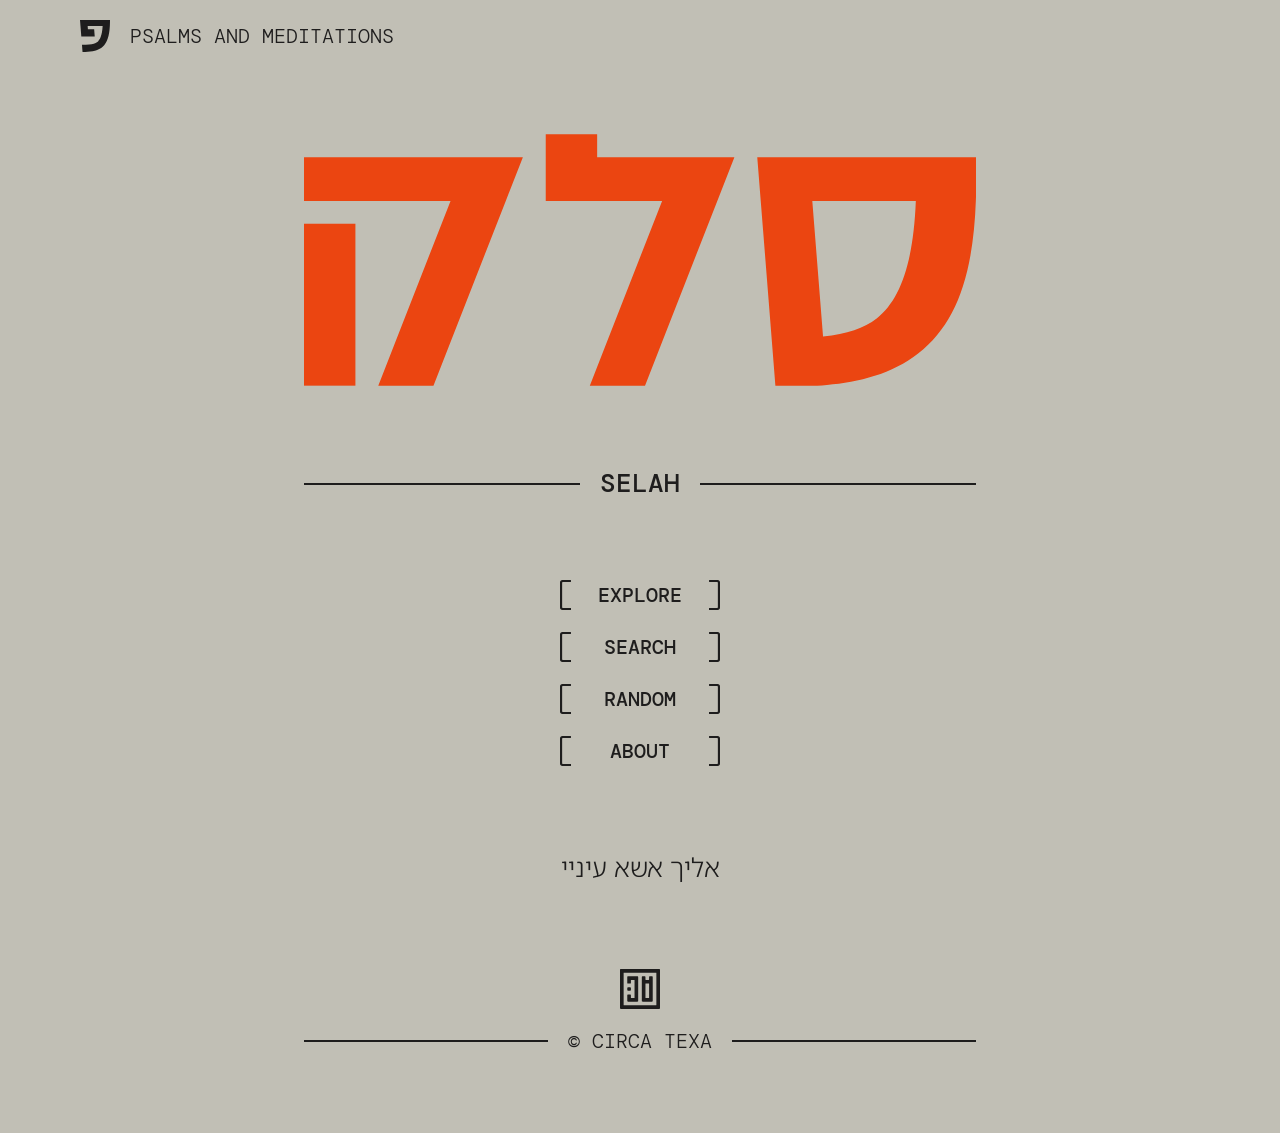
<file: index.html>
<!DOCTYPE html>
<html lang="en">
<head>
  <meta charset="UTF-8">
  <meta name="viewport" content="width=device-width, initial-scale=1.0">
  <link rel="icon" href="assets/site/about-hero.svg">
  <link rel="stylesheet" href="styles/style.css">

  <title>Selah - Home</title>
</head>
<body>
  <main>
    <div class="home-link">
      <a href="index.html" class="home">
        <div class="container">
          <img src="assets/site/selah-logo.svg" alt="Selah logo">
          <span>Psalms and Meditations</span>
        </div>
      </a>
    </div>
    <div class="section hero">
      <div class="container">
        <img src="assets/site/selah-hero.svg" alt="Selah Hero">
        <div class="divider">SELAH</div>
      </div>
    </div>
    <div class="section navbar">
      <div class="container">
        <div class="navLinks">
          <a class="navLink" href="explore.html">
            <img src="assets/site/linkLeft.svg" alt="Nav link border" class="linkBorder">
            <span>Explore</span>
            <img src="assets/site/linkRight.svg" alt="Nav link border" class="linkBorder">
          </a>
          <a class="navLink" href="search.html">
            <img src="assets/site/linkLeft.svg" alt="Nav link border" class="linkBorder">
            <span>Search</span>
            <img src="assets/site/linkRight.svg" alt="Nav link border" class="linkBorder">
          </a>
          <a class="navLink" href="random.html">
            <img src="assets/site/linkLeft.svg" alt="Nav link border" class="linkBorder">
            <span>Random</span>
            <img src="assets/site/linkRight.svg" alt="Nav link border" class="linkBorder">
          </a>
          <a class="navLink" href="about.html">
            <img src="assets/site/linkLeft.svg" alt="Nav link border" class="linkBorder">
            <span>About</span>
            <img src="assets/site/linkRight.svg" alt="Nav link border" class="linkBorder">
          </a>
        </div>
        <span class="flavorText">אליך אשא עיניי</span>
      </div>
    </div>
    <div class="footer section">
        <a href="https://www.kalebfarar.com">
          <img src="assets/site/circa-logo.svg" alt="Circa logo">
        </a>
        <div class="divider">© CIRCA TEXA</div>
    </div>
  </main>
</body>
</html>
</file>
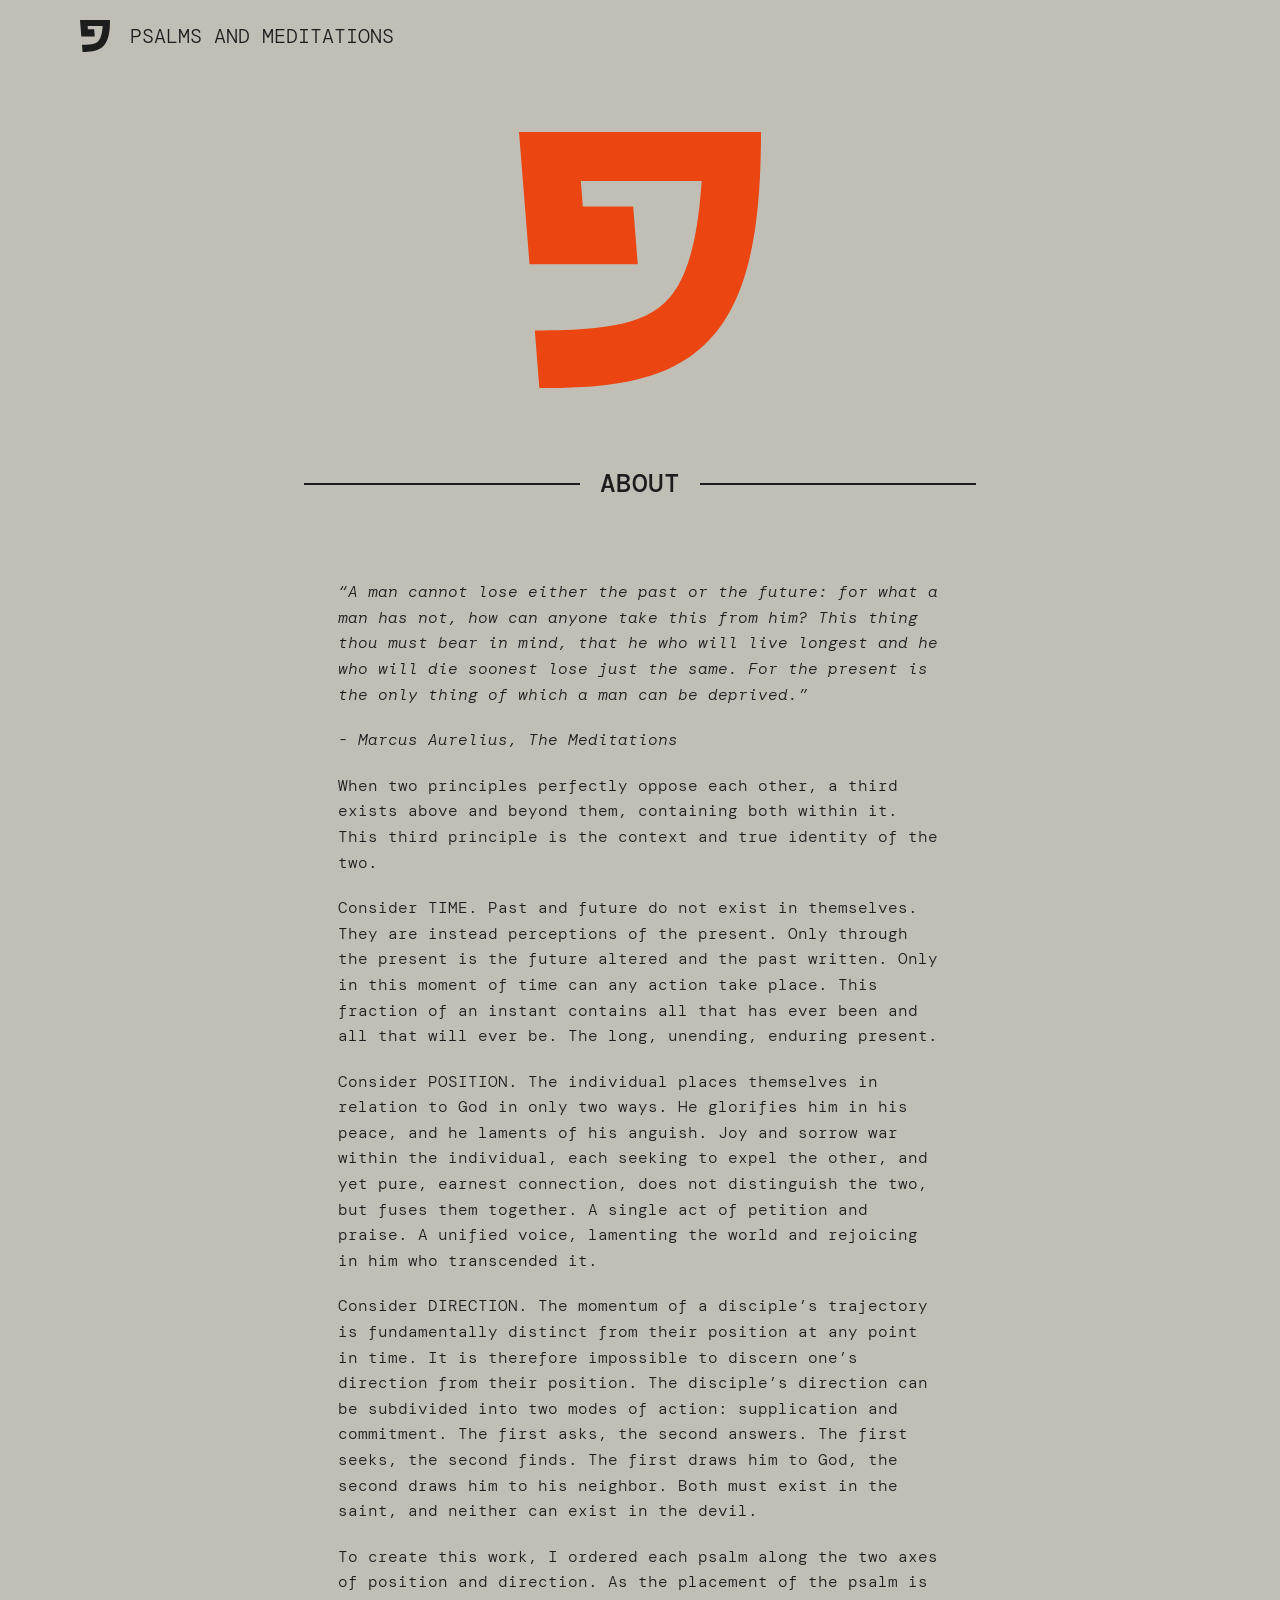
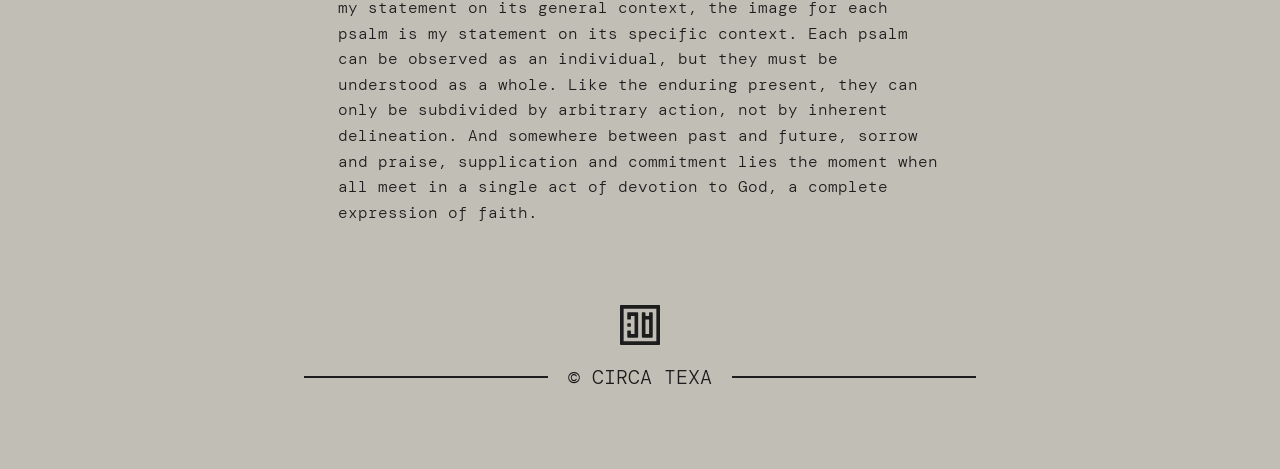
<file: about.html>
<!DOCTYPE html>
<html lang="en">
<head>
  <meta charset="UTF-8">
  <meta name="viewport" content="width=device-width, initial-scale=1.0">
  <link rel="stylesheet" href="styles/style.css">

  <title>Selah - About</title>
</head>
<body>
  <main>
    <div class="home-link">
      <a href="index.html" class="home">
        <div class="container">
          <img src="assets/site/selah-logo.svg" alt="Selah logo">
          <span>Psalms and Meditations</span>
        </div>
      </a>
    </div>
    <div class="section hero">
      <div class="container">
        <img src="assets/site/about-hero.svg" alt="Selah Hero">
        <div class="divider">ABOUT</div>
      </div>
    </div>
    <div class="section textContent">
      <div class="container">
        <p><em>“A man cannot lose either the past or the future: for what a man has not, how can anyone take this from him? This thing thou must bear in mind, that he who will live longest and he who will die soonest lose just the same. For the present is the only thing of which a man can be deprived.”</em></p>
        <p><em>- Marcus Aurelius, The Meditations</em></p>
        <p>When two principles perfectly oppose each other, a third exists above and beyond them, containing both within it. This third principle is the context and true identity of the two.</p>
        <p>Consider TIME. Past and future do not exist in themselves. They are instead perceptions of the present. Only through the present is the future altered and the past written. Only in this moment of time can any action take place. This fraction of an instant contains all that has ever been and all that will ever be. The long, unending, enduring present.</p>
        <p>Consider POSITION. The individual places themselves in relation to God in only two ways. He glorifies him in his peace, and he laments of his anguish. Joy and sorrow war within the individual, each seeking to expel the other, and yet pure, earnest connection, does not distinguish the two, but fuses them together. A single act of petition and praise. A unified voice, lamenting the world and rejoicing in him who transcended it.</p>
        <p>Consider DIRECTION. The momentum of a disciple’s trajectory is fundamentally distinct from their position at any point in time. It is therefore impossible to discern one’s direction from their position. The disciple’s direction can be subdivided into two modes of action: supplication and commitment. The first asks, the second answers. The first seeks, the second finds. The first draws him to God, the second draws him to his neighbor. Both must exist in the saint, and neither can exist in the devil.</p>
        <p>To create this work, I ordered each psalm along the two axes of position and direction. As the placement of the psalm is my statement on its general context, the image for each psalm is my statement on its specific context. Each psalm can be observed as an individual, but they must be understood as a whole. Like the enduring present, they can only be subdivided by arbitrary action, not by inherent delineation. And somewhere between past and future, sorrow and praise, supplication and commitment lies the moment when all meet in a single act of devotion to God, a complete expression of faith.</p>
      </div>
    </div>
    <div class="footer section">
        <a href="https://www.kalebfarar.com">
          <img src="assets/site/circa-logo.svg" alt="Circa logo">
        </a>
        <div class="divider">© CIRCA TEXA</div>
    </div>
  </main>
</body>
</html>
</file>
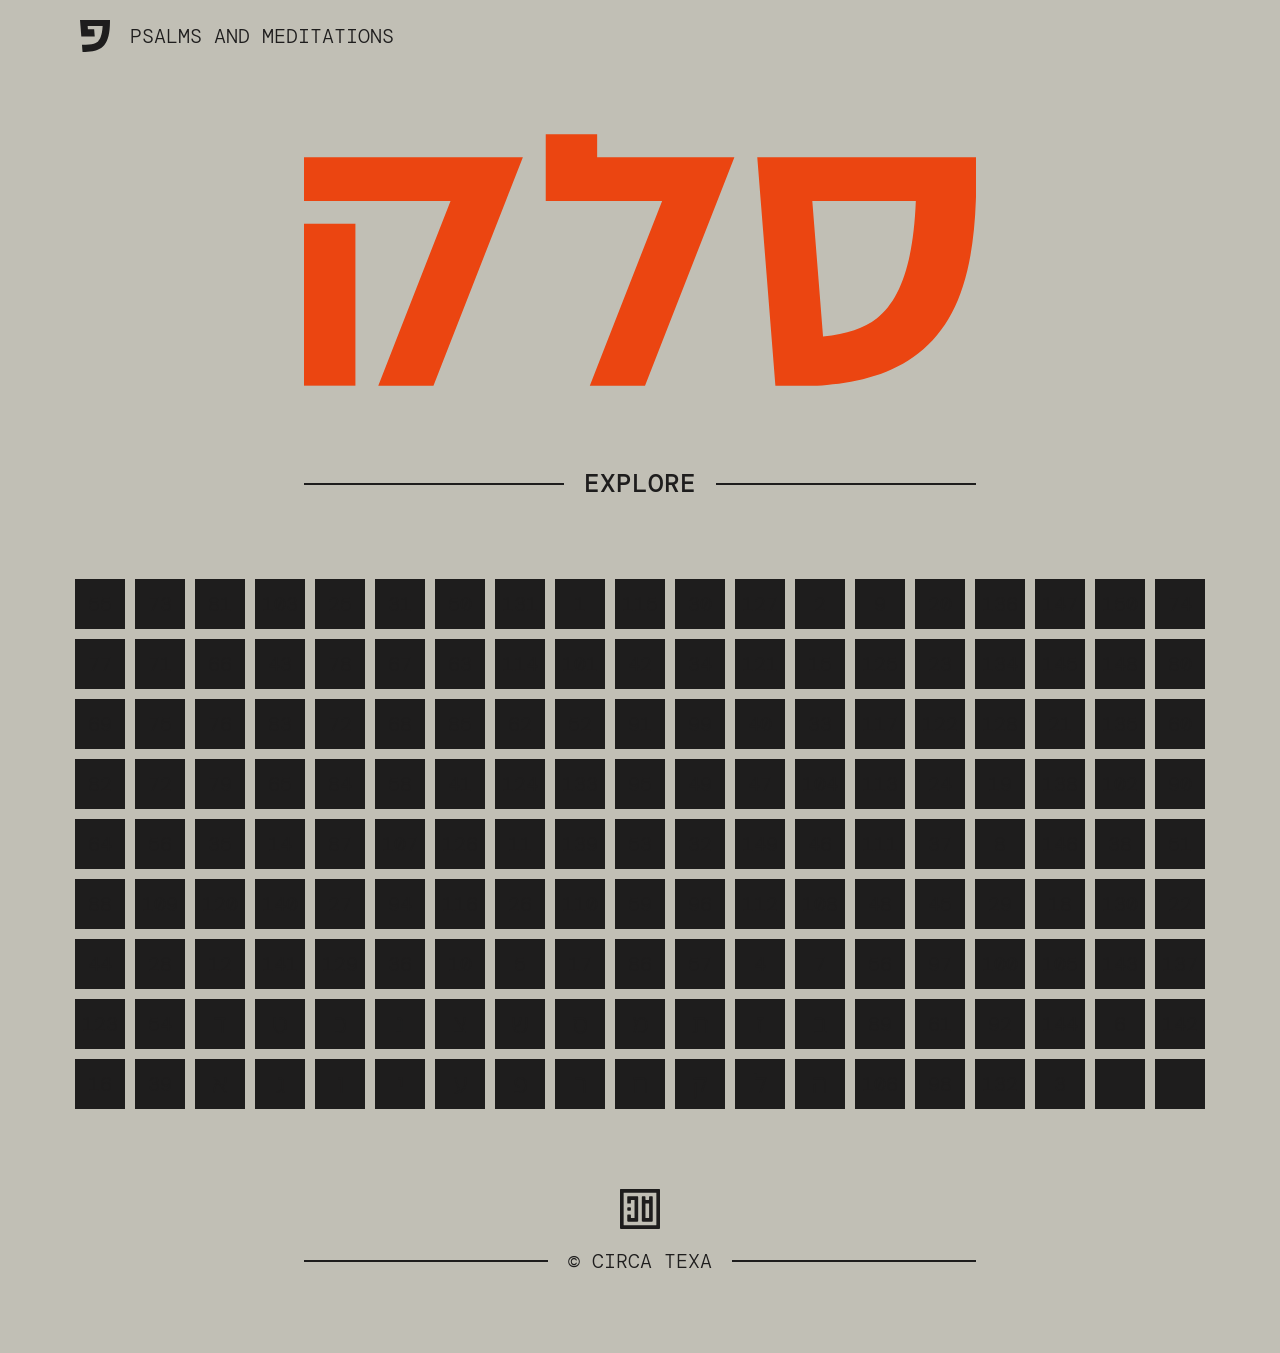
<file: explore.html>
<!DOCTYPE html>
<html lang="en">
<head>
  <meta charset="UTF-8">
  <meta name="viewport" content="width=device-width, initial-scale=1.0">
  <link rel="icon" href="assets/site/about-hero.svg">
  <link rel="stylesheet" href="styles/style.css">

  <title>Selah - Home</title>
</head>
<body>
  <main>
    <div class="home-link">
      <a href="index.html" class="home">
        <div class="container">
          <img src="assets/site/selah-logo.svg" alt="Selah logo">
          <span>Psalms and Meditations</span>
        </div>
      </a>
    </div>
    <div class="section hero">
      <div class="container">
        <img src="assets/site/selah-hero.svg" alt="Selah Hero">
        <div class="divider">EXPLORE</div>
      </div>
    </div>
    
    <div class="grid">
        <div class="container">
        </div>
    </div>

    <div class="footer section">
        <a href="https://www.kalebfarar.com">
          <img src="assets/site/circa-logo.svg" alt="Circa logo">
        </a>
        <div class="divider">© CIRCA TEXA</div>
    </div>
  </main>
  <script>
    const hebrewMap = {
      'א': '119-aleph',
      'ב': '119-beth',
      'ג': '119-gimel',
      'ד': '119-daleth',
      'ה': '119-he',
      'ו': '119-vau',
      'ז': '119-zain',
      'ח': '119-cheth',
      'ט': '119-teth',
      'י': '119-jod',
      'כ': '119-caph',
      'ל': '119-lamed',
      'מ': '119-mem',
      'נ': '119-nun',
      'ס': '119-samech',
      'ע': '119-ain',
      'פ': '119-pe',
      'צ': '119-tzaddi',
      'ק': '119-koph',
      'ר': '119-resh',
      'ש': '119-schin',
      'ת': '119-tau',
    };

    const psalmOrder = [55, 73, 81, 103, 25, 31, 50, 131, 1, 115, 30, 127, 2, 9, 20, 136, 147, 150, 74, 77, 71, 66, 43, 78, 67, 63, 114, 101, 42, 34, 121, 15, 125, 23, 134, 145, 148, 80, 69, 75, 76, 83, 72, 68, 85, 62, 52, 91, 99, 40, 33, 117, 122, 128, 21, 135, 60, 82, 72, 79, 65, 84, 58, 41, 124, 133, 95, 49, 47, 104, 113, 24, 19, 138, 102, 90, 64, 56, 35, 14, 87, 107, 126, 11, 139, 53, 32, 149, 46, 111, 37, 8, 146, 38, 51, 88, 109, 120, 140, 27, 94, 116, 26, 110, 59, 96, 112, 108, 48, 45, 29, 18, 130, 22, 44, 28, 12, 141, 129, 36, 10, 5, 17, 86, 57, 4, 7, 56, 97, 100, 105, 143, 137, 123, 54, 'ד','ט','כ','נ','צ','ש','ס','מ','ת','ז','ב', 89, 61, 92, 144, 6, 142, 16, 39, 'א','ג','ו','י','ע','פ','ר','ח','ק','ל','ה', 106, 98, 132, 3];

    const container = document.querySelector('.grid .container');
    let index = 0;

    for (let row = 0; row < 9; row++) {
      const rowElement = document.createElement('div');
      rowElement.className = 'psalm-row';
      for (let column = 0; column < 19; column++) {
        const psalm = psalmOrder[index++];
        const a = document.createElement('a');
        a.className = 'psalm-link';

        if (typeof psalm === 'string') {
          a.classList.add('psalm-link--hebrew');
          a.textContent = psalm;
          a.href = `psalm.html?psalm=${hebrewMap[psalm]}`;
        } else {
          a.classList.add('psalm-link--english');
          a.textContent = psalm;
          a.href = `psalm.html?psalm=${psalm}`;
        }

        rowElement.appendChild(a);
      }
      container.appendChild(rowElement);
    }
  </script>
</body>
</html>
</file>
<file: styles/style.css>
/* ================================
   IMPORTS — must be at the very top
================================ */
@import url('https://fonts.googleapis.com/css2?family=Noto+Sans+Hebrew:wght@100..900&display=swap');
@import url('https://fonts.googleapis.com/css2?family=DM+Mono:ital,wght@0,300;0,400;0,500;1,300;1,400;1,500&display=swap');

/* ================================
   RESET
================================ */
*, *::before, *::after {
    box-sizing: border-box;
    margin: 0;
    padding: 0;
}

img {
    display: block;
    max-width: 100%;
    -webkit-user-drag: none;
}

button {
    cursor: pointer;
    font: inherit;
    border: none;
    background: none;
}

/* ================================
   VARIABLES
================================ */

html {
    font-size: 62.5%; /* This makes 1rem = 10px */
    overscroll-behavior: none;
}

:root {
    /* Colors */
    --color-gray: #c1bfb5;
    --color-white: #eeedea;
    --color-black: #1e1d1d;
    --color-red: #eb4511;

    /* Typography */
    --font-english: 'DM Mono', sans-serif;
    --font-hebrew: 'Noto Sans Hebrew', sans-serif;



    --text-base: 1.6rem;      /* 16px */
    --text-lg: 2.0rem;     /* 20px */
    --text-xl: 2.6rem;      /* 26px */
    --text-2xl: 4.3rem;       /* 43px */
    --text-3xl: 7.0rem;     /* 70px */

    /* Spacing */
    --space-s: 2rem;       /* 32px */
    --space-m: 4rem;      /* 48px */
    --space-lg: 8rem;
    --space-xl: 16rem;
    --space-2xl: 32rem;


    /* Borders */
    --radius-sm: 4px;
    --radius-md: 8px;
    --radius-lg: 16px;
}

/* ================================
   BASE STYLES
================================ */
body {
    font-family: var(--font-english);
    font-size: var(--text-base);
    color: var(--color-black);
    background-color: var(--color-gray);


    line-height: 1.6;
    overflow-x: hidden;
}

main {
    margin: var(--space-s) var(--space-lg) var(--space-s) var(--space-lg);
}

::selection {
    background-color: var(--color-red);
    color: var(--color-white);
}

/* HOME PAGE AND GLOBAL STYLES */
.home-link {
    margin: 0 auto;
    transition: color 0.2s ease-in-out;
}

.home-link .home {
    display: block;
    text-decoration: none;
    color: inherit;
}

.home-link:hover {
    color: var(--color-white);
}

.home-link .home .container {
    display: flex;
    align-items: center;
    gap: var(--space-s);
}

.home-link .home .container img {
    width: 30px;
}

.home-link .home .container span {
    text-transform: uppercase;
    font-weight: 300;
    font-size: var(--text-lg);
}

.section {
    margin: 0px 20% 0px 20%;
}

.hero {
    margin-top: var(--space-lg);
    display: flex;
    align-items: center;
}

.hero .container {
    display: flex;
    flex-direction: column;
    width: 100%;
    align-items: center;
}

.hero img {
    height: 20vw;
}

.hero .divider {
    width: 100%;
    margin-top: var(--space-lg);
    font-family: var(--font-heading);
    line-height: 1.2;
    font-size: var(--text-xl);
    font-weight: 500;
    
    display: flex;
    align-items: center;
    gap: 2rem;
}

.divider::before,
.divider::after {
    content: '';
    flex: 1;
    height: 2px;
    background-color: var(--color-black);
}

.navbar .container {
    display: flex;
    flex-direction: column;
    align-items: center;
    margin-top: var(--space-lg);
    margin-bottom: var(--space-lg);
}

.navLinks {
    width: 16rem;
    display: flex;
    flex-direction: column;
    gap: 2rem;
    margin-bottom: var(--space-lg);
}

.navLink {
    display: flex;
    justify-content: center;
    align-items: center;
    text-decoration: none;
    color: inherit;
    vertical-align: center;
    width: 100%;
    transition: color 0.2s ease-in-out;
}

.navLink:hover {
    color: var(--color-white);
}

.navLink img {
    height: 30px;
}

.navLinks span {
    flex: 1;
    text-transform: uppercase;
    text-align: center;
    font-size: var(--text-lg);
    font-weight: 500;
}

.navbar .flavorText {
    position: relative;
    font-family: var(--font-hebrew);
    flex: 1;
    text-transform: uppercase;
    text-align: center;
    font-size: var(--text-xl);
    font-weight: 300;
    transition: color 0.2s ease-in-out;
}

.footer {
    margin-top: var(--space-lg);
    margin-bottom: var(--space-lg);
    display: flex;
    flex-direction: column;
    align-items: center;
    gap: var(--space-s);
}

.footer .divider {
    font-family: var(--font-english);
    line-height: 1.2;
    font-size: var(--text-lg);
    font-weight: 300;
    
    display: flex;
    align-items: center;
    gap: 2rem;
    width: 100%;
}

.footer img {
    width: var(--space-m);
}


/* ABOUT PAGE SPECIFICS */

.textContent {
    font-size: var(--text-base);
    font-family: var(--font-english);
    font-weight: 300;
    margin-top: var(--space-lg);
}

.textContent .container {
    margin-left: 5%;
    margin-right: 5%;
}

.textContent .container p {
    margin-bottom: 2rem;
}

/* EXPLORE PAGE SPECIFICS */

.grid .container{
    margin: var(--space-lg) 10% 0 10%;
    display: flex;
    flex-direction: column;
    align-items: center;
    gap: 1rem;
}

.psalm-row {
    display: flex;
    flex-direction: row;
    gap: 1rem;
}

.psalm-link {
    width: 50px;
    height: 50px;
    background-color: var(--color-black);
    display: flex;
    align-items: center;
    justify-content: center;
    text-decoration: none;
    color: inherit;
    transition: background-color 1.5s ease-out, color 1.5s ease-out;
}

.psalm-link--english {
    font-family: var(--font-english);
    font-size: var(--text-lg);
    font-weight: 300;
}

.psalm-link--hebrew {
    font-family: var(--font-hebrew);
    font-size: var(--text-xl);
    font-weight: 300;
}

.psalm-link:hover {
    background-color: var(--color-white);
    color: var(--color-white);
    transition: background-color 0.1s ease-in, color 0.1s ease-in;
}

.psalm-link:visited:hover {
    background-color: var(--color-red);
    color: var(--color-white);
    opacity: 1;
}

/* PSALM PAGE SPECIFICS */

.psalm-graphic {
    image-rendering: pixelated;
    width: 20vw;
}

.psalmNumber {
    width: 100%;
    margin-top: var(--space-lg);
    font-family: var(--font-heading);
    line-height: 1.2;
    color: var(--color-red);
    font-size: var(--text-xl);
    font-weight: 500;
    
    display: flex;
    align-items: center;
    gap: 2rem;
}

.psalmNumber::before,
.psalmNumber::after {
    content: '';
    flex: 1;
    height: 2px;
    background-color: var(--color-black);
}

.psalmContent {
    font-size: var(--text-base);
    font-family: var(--font-english);
    font-weight: 300;
    margin-top: var(--space-lg);
}

.psalmContent .container {
    margin-left: 17%;
    margin-right: 17%;
}

.psalmContent .container p {
    margin-bottom: 2rem;
    text-align: justify;
    hyphens: auto;
}

.psalmContent .container .psalm-superscription {
    font-style: italic;
}

.psalmContent .container .verse-number {
    font-weight: 800;
}
</file>
